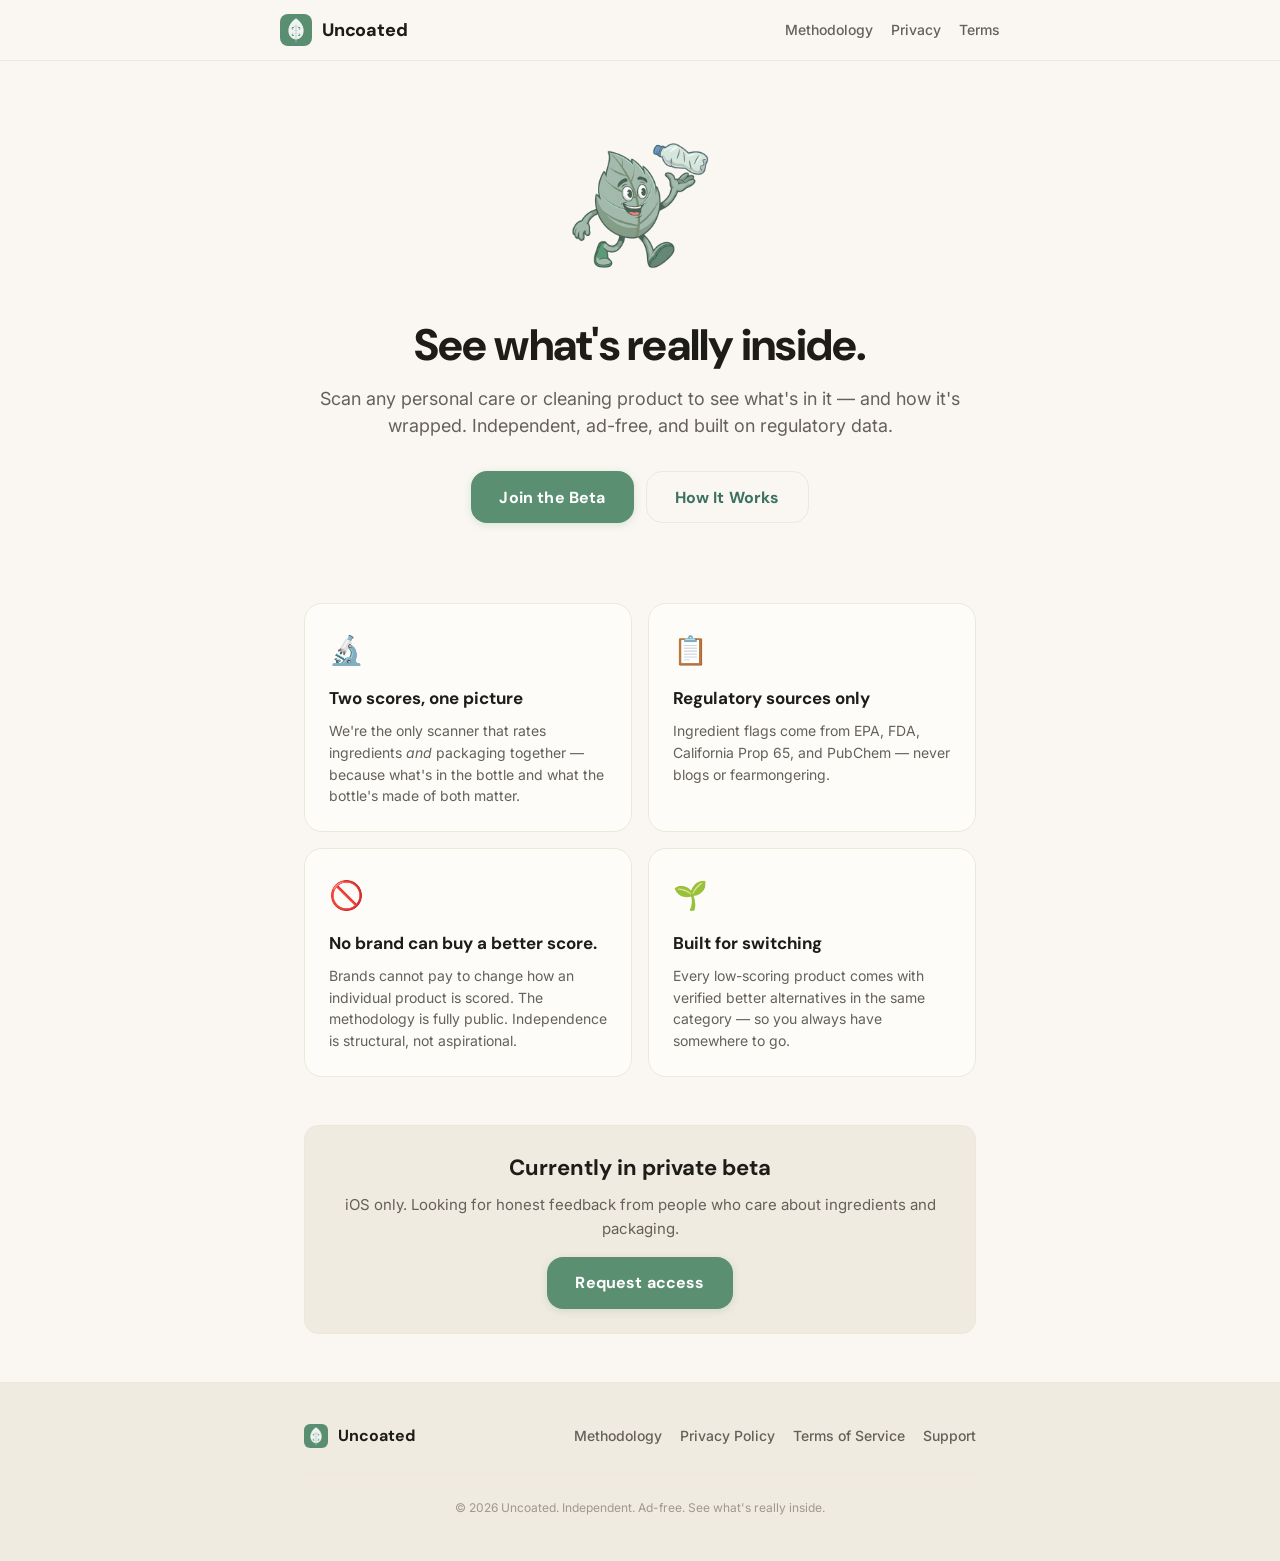
<file: index.html>
<!DOCTYPE html>
<html lang="en">
<head>
<meta charset="UTF-8">
<meta name="viewport" content="width=device-width, initial-scale=1.0">
<title>Uncoated — See what's really inside.</title>
<meta name="description" content="Scan personal care and cleaning products to see ingredient safety and packaging sustainability scores. Independent. Ad-free.">
<meta name="theme-color" content="#FAF7F2">
<link rel="icon" type="image/png" href="assets/favicon.png">
<link rel="preconnect" href="https://fonts.googleapis.com">
<link rel="preconnect" href="https://fonts.gstatic.com" crossorigin>
<link href="https://fonts.googleapis.com/css2?family=DM+Sans:wght@500;600;700;800&family=Inter:wght@400;500;600;700&display=swap" rel="stylesheet">
<link rel="stylesheet" href="styles.css">
<!-- Open Graph / social cards -->
<meta property="og:title" content="Uncoated — See what's really inside.">
<meta property="og:description" content="Scan products. See ingredient safety + packaging sustainability scores. Find better alternatives.">
<meta property="og:image" content="assets/icon.png">
<meta property="og:type" content="website">
</head>
<body>

<header class="site-header">
  <div class="container header-inner">
    <a href="index.html" class="brand">
      <img src="assets/icon.png" alt="" class="brand-icon">
      <span>Uncoated</span>
    </a>
    <nav class="nav">
      <a href="methodology.html">Methodology</a>
      <a href="privacy.html">Privacy</a>
      <a href="terms.html">Terms</a>
    </nav>
  </div>
</header>

<main class="container">

  <section class="hero">
    <img src="assets/leaf-mascot.jpeg" alt="Uncoated leaf mascot" class="mascot">
    <h1>See what's really inside.</h1>
    <p class="tagline">
      Scan any personal care or cleaning product to see what's in it — and how it's wrapped.
      Independent, ad-free, and built on regulatory data.
    </p>
    <div class="btn-row">
      <a href="#beta" class="btn btn-primary">Join the Beta</a>
      <a href="methodology.html" class="btn btn-ghost">How It Works</a>
    </div>
  </section>

  <section class="features">
    <div class="feature-card">
      <span class="feature-icon">🔬</span>
      <h3>Two scores, one picture</h3>
      <p>We're the only scanner that rates ingredients <em>and</em> packaging together — because what's in the bottle and what the bottle's made of both matter.</p>
    </div>
    <div class="feature-card">
      <span class="feature-icon">📋</span>
      <h3>Regulatory sources only</h3>
      <p>Ingredient flags come from EPA, FDA, California Prop 65, and PubChem — never blogs or fearmongering.</p>
    </div>
    <div class="feature-card">
      <span class="feature-icon">🚫</span>
      <h3>No brand can buy a better score.</h3>
      <p>Brands cannot pay to change how an individual product is scored. The methodology is fully public. Independence is structural, not aspirational.</p>
    </div>
    <div class="feature-card">
      <span class="feature-icon">🌱</span>
      <h3>Built for switching</h3>
      <p>Every low-scoring product comes with verified better alternatives in the same category — so you always have somewhere to go.</p>
    </div>
  </section>

  <section id="beta" class="callout callout-warm" style="margin: 32px 0; padding: 24px; text-align: center;">
    <h2 style="font-family: 'DM Sans', sans-serif; font-weight: 700; font-size: 22px; margin: 0 0 8px; color: var(--ink);">Currently in private beta</h2>
    <p style="font-size: 15px; color: var(--ink-muted); margin: 0 0 16px;">
      iOS only. Looking for honest feedback from people who care about ingredients and packaging.
    </p>
    <a href="mailto:hello@uncoated.app?subject=Beta%20interest" class="btn btn-primary" style="display: inline-flex;">Request access</a>
  </section>

</main>

<footer class="site-footer">
  <div class="container footer-inner">
    <div class="footer-brand">
      <img src="assets/icon.png" alt="">
      <span>Uncoated</span>
    </div>
    <nav class="footer-links">
      <a href="methodology.html">Methodology</a>
      <a href="privacy.html">Privacy Policy</a>
      <a href="terms.html">Terms of Service</a>
      <a href="mailto:support@uncoated.app">Support</a>
    </nav>
  </div>
  <div class="container">
    <p class="footer-meta">
      © 2026 Uncoated. Independent. Ad-free. See what's really inside.
    </p>
  </div>
</footer>

</body>
</html>
</file>
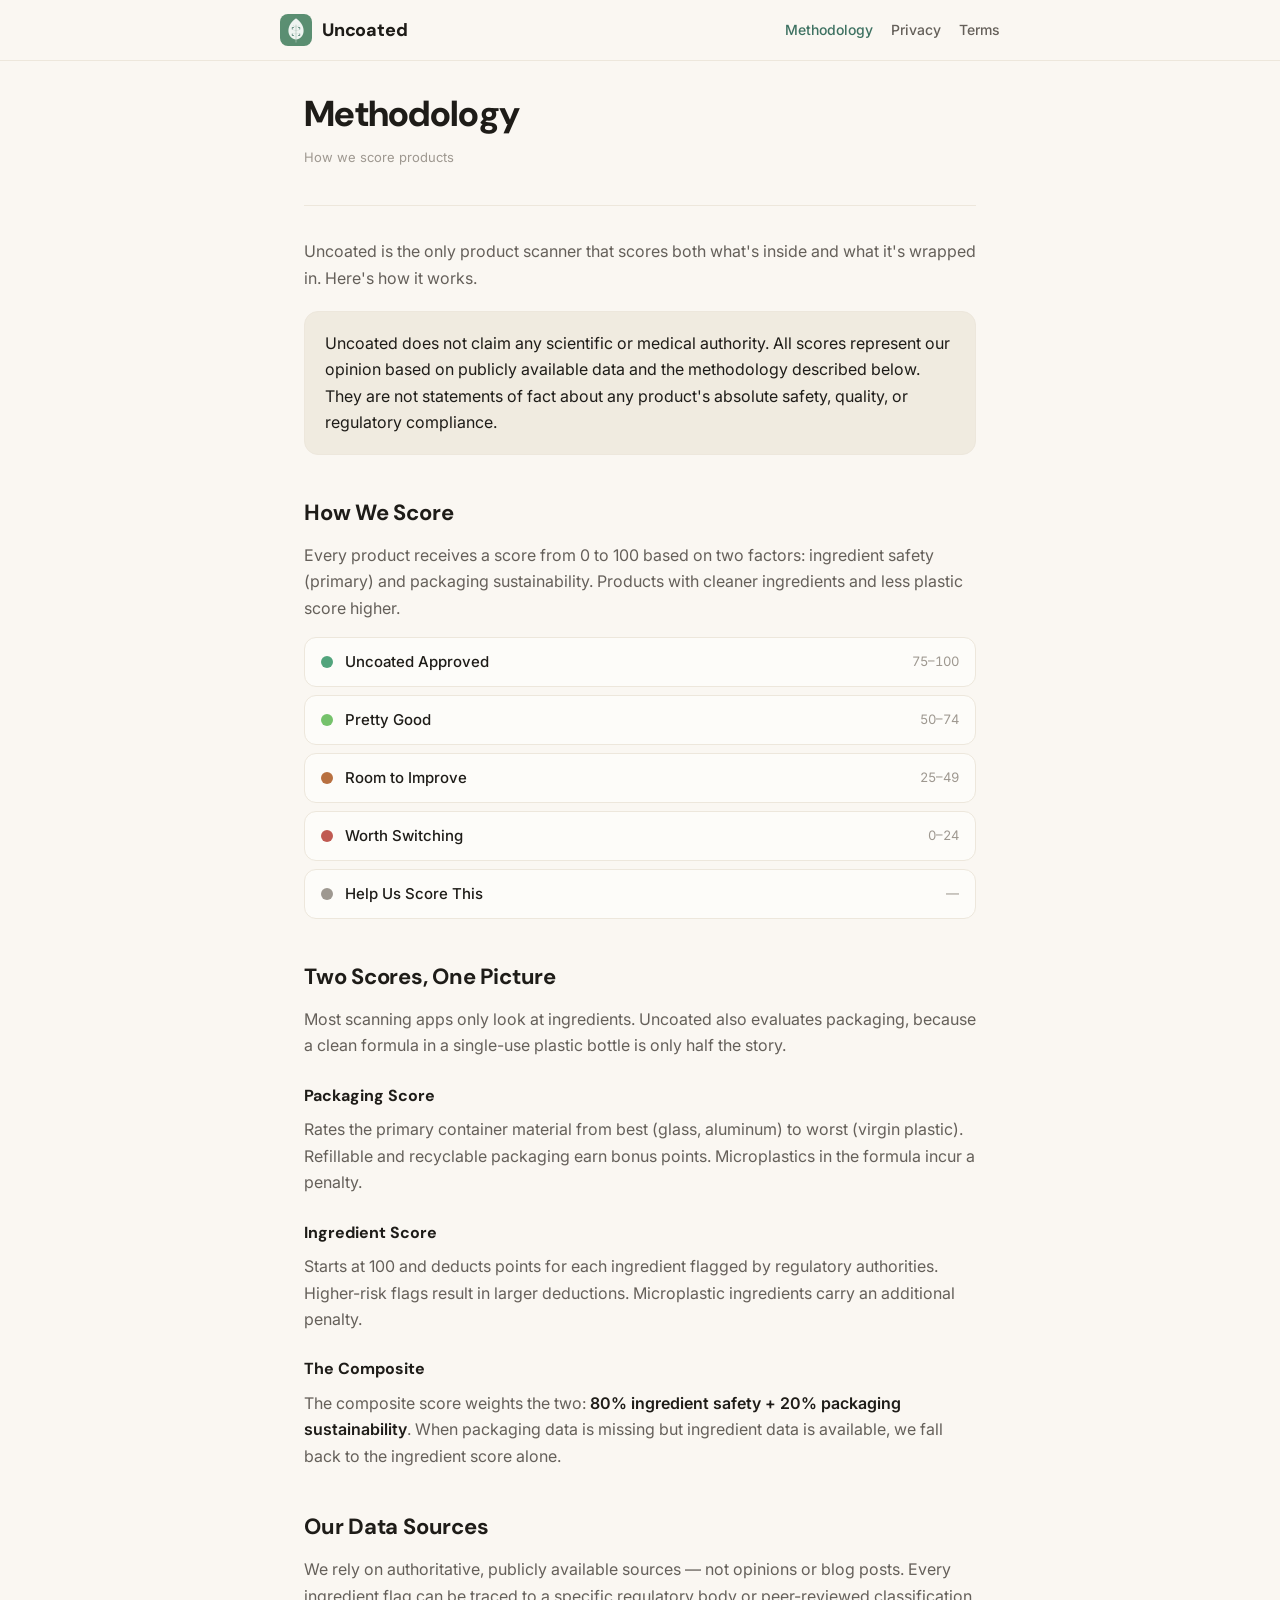
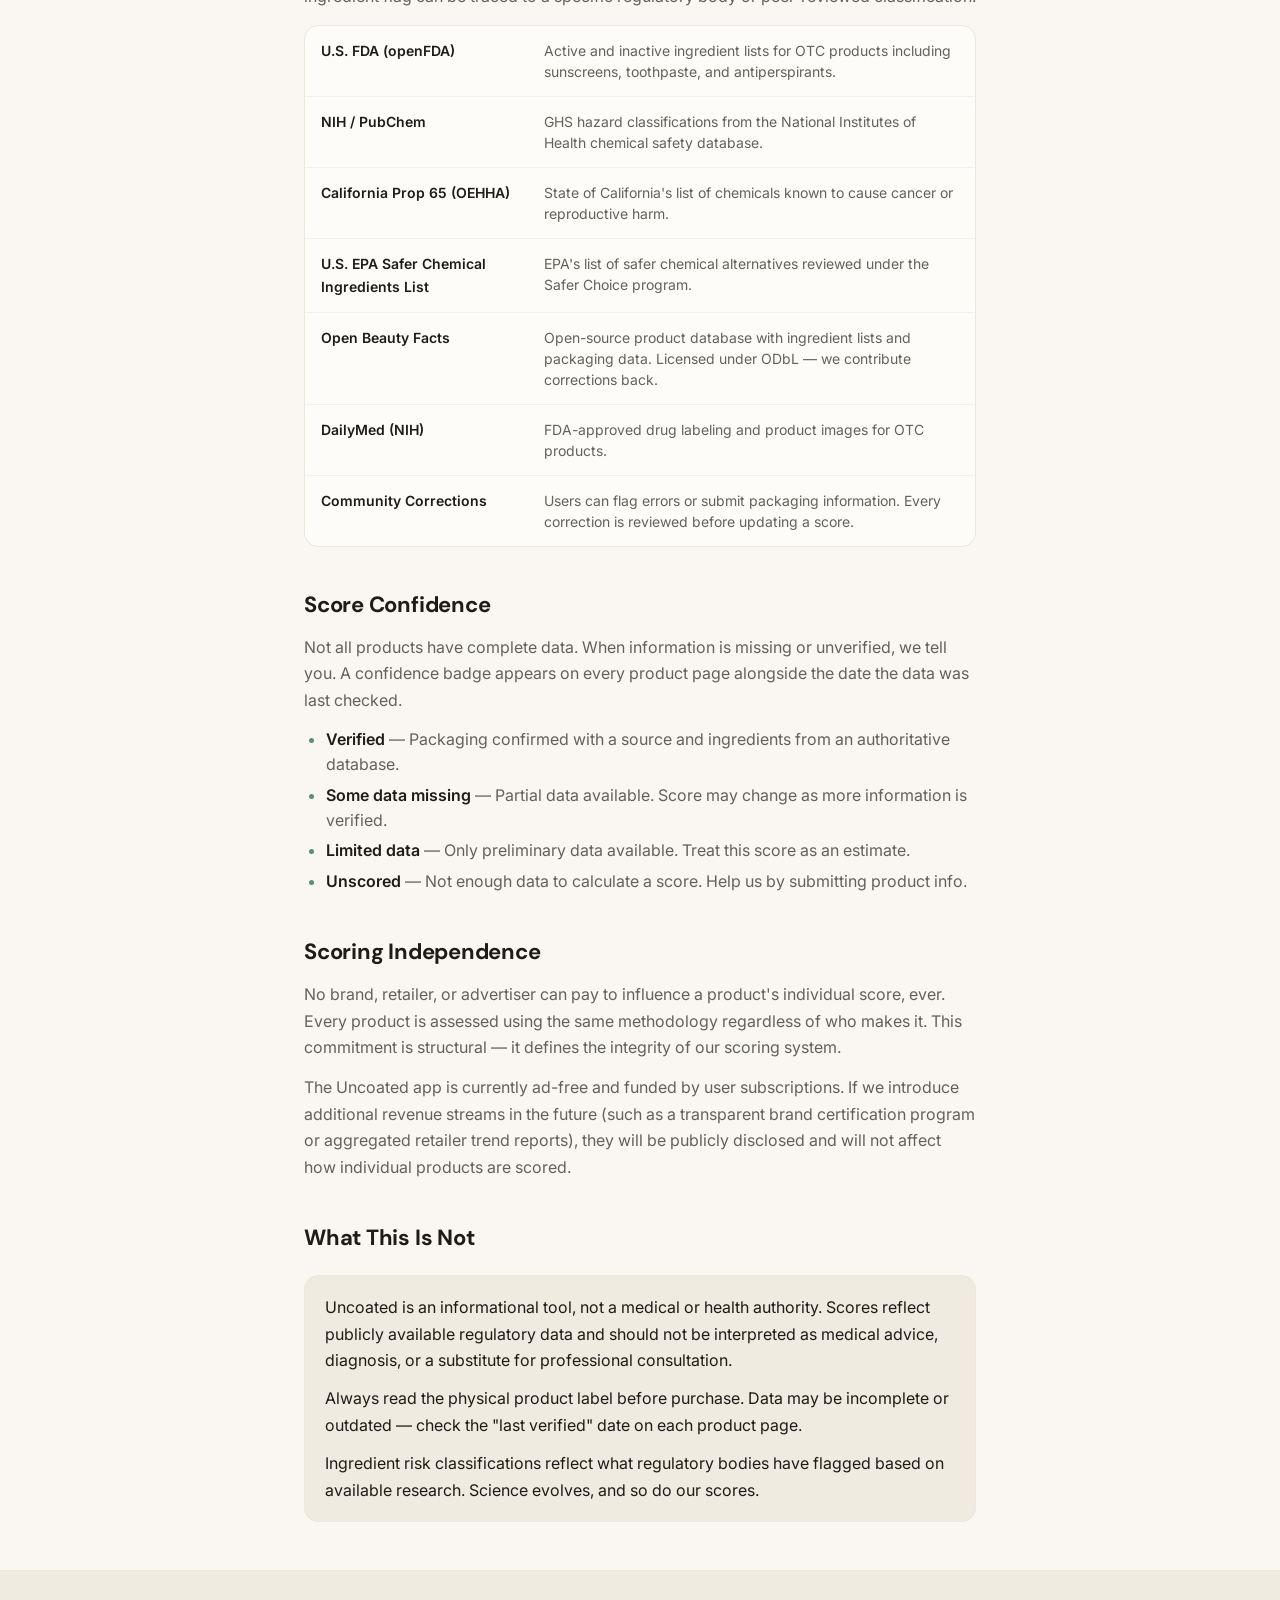
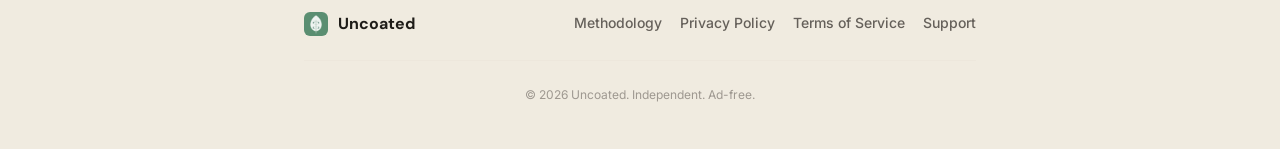
<file: methodology.html>
<!DOCTYPE html>
<html lang="en">
<head>
<meta charset="UTF-8">
<meta name="viewport" content="width=device-width, initial-scale=1.0">
<title>Methodology — Uncoated</title>
<meta name="description" content="How Uncoated scores products. The full formula, data sources, and confidence levels — fully public.">
<meta name="theme-color" content="#FAF7F2">
<link rel="icon" type="image/png" href="assets/favicon.png">
<link rel="preconnect" href="https://fonts.googleapis.com">
<link rel="preconnect" href="https://fonts.gstatic.com" crossorigin>
<link href="https://fonts.googleapis.com/css2?family=DM+Sans:wght@500;600;700;800&family=Inter:wght@400;500;600;700&display=swap" rel="stylesheet">
<link rel="stylesheet" href="styles.css">
</head>
<body>

<header class="site-header">
  <div class="container header-inner">
    <a href="index.html" class="brand">
      <img src="assets/icon.png" alt="" class="brand-icon">
      <span>Uncoated</span>
    </a>
    <nav class="nav">
      <a href="methodology.html" style="color: var(--sage-deep);">Methodology</a>
      <a href="privacy.html">Privacy</a>
      <a href="terms.html">Terms</a>
    </nav>
  </div>
</header>

<main class="container">

  <header class="doc-header">
    <h1>Methodology</h1>
    <p class="updated">How we score products</p>
  </header>

  <article class="doc-content">

    <p>Uncoated is the only product scanner that scores both what's inside and what it's wrapped in. Here's how it works.</p>

    <div class="callout callout-warm">
      <p>Uncoated does not claim any scientific or medical authority. All scores represent our opinion based on publicly available data and the methodology described below. They are not statements of fact about any product's absolute safety, quality, or regulatory compliance.</p>
    </div>

    <h2>How We Score</h2>
    <p>Every product receives a score from 0 to 100 based on two factors: ingredient safety (primary) and packaging sustainability. Products with cleaner ingredients and less plastic score higher.</p>

    <div class="grade-list">
      <div class="grade-row">
        <span class="grade-dot approved"></span>
        <span class="grade-label">Uncoated Approved</span>
        <span class="grade-range">75–100</span>
      </div>
      <div class="grade-row">
        <span class="grade-dot good"></span>
        <span class="grade-label">Pretty Good</span>
        <span class="grade-range">50–74</span>
      </div>
      <div class="grade-row">
        <span class="grade-dot improve"></span>
        <span class="grade-label">Room to Improve</span>
        <span class="grade-range">25–49</span>
      </div>
      <div class="grade-row">
        <span class="grade-dot switch-it"></span>
        <span class="grade-label">Worth Switching</span>
        <span class="grade-range">0–24</span>
      </div>
      <div class="grade-row">
        <span class="grade-dot unscored"></span>
        <span class="grade-label">Help Us Score This</span>
        <span class="grade-range">—</span>
      </div>
    </div>

    <h2>Two Scores, One Picture</h2>
    <p>Most scanning apps only look at ingredients. Uncoated also evaluates packaging, because a clean formula in a single-use plastic bottle is only half the story.</p>

    <h3>Packaging Score</h3>
    <p>Rates the primary container material from best (glass, aluminum) to worst (virgin plastic). Refillable and recyclable packaging earn bonus points. Microplastics in the formula incur a penalty.</p>

    <h3>Ingredient Score</h3>
    <p>Starts at 100 and deducts points for each ingredient flagged by regulatory authorities. Higher-risk flags result in larger deductions. Microplastic ingredients carry an additional penalty.</p>

    <h3>The Composite</h3>
    <p>The composite score weights the two: <strong>80% ingredient safety + 20% packaging sustainability</strong>. When packaging data is missing but ingredient data is available, we fall back to the ingredient score alone.</p>

    <h2>Our Data Sources</h2>
    <p>We rely on authoritative, publicly available sources — not opinions or blog posts. Every ingredient flag can be traced to a specific regulatory body or peer-reviewed classification.</p>

    <div class="data-table">
      <div class="row"><div class="row-label">U.S. FDA (openFDA)</div><div class="row-value">Active and inactive ingredient lists for OTC products including sunscreens, toothpaste, and antiperspirants.</div></div>
      <div class="row"><div class="row-label">NIH / PubChem</div><div class="row-value">GHS hazard classifications from the National Institutes of Health chemical safety database.</div></div>
      <div class="row"><div class="row-label">California Prop 65 (OEHHA)</div><div class="row-value">State of California's list of chemicals known to cause cancer or reproductive harm.</div></div>
      <div class="row"><div class="row-label">U.S. EPA Safer Chemical Ingredients List</div><div class="row-value">EPA's list of safer chemical alternatives reviewed under the Safer Choice program.</div></div>
      <div class="row"><div class="row-label">Open Beauty Facts</div><div class="row-value">Open-source product database with ingredient lists and packaging data. Licensed under ODbL — we contribute corrections back.</div></div>
      <div class="row"><div class="row-label">DailyMed (NIH)</div><div class="row-value">FDA-approved drug labeling and product images for OTC products.</div></div>
      <div class="row"><div class="row-label">Community Corrections</div><div class="row-value">Users can flag errors or submit packaging information. Every correction is reviewed before updating a score.</div></div>
    </div>

    <h2>Score Confidence</h2>
    <p>Not all products have complete data. When information is missing or unverified, we tell you. A confidence badge appears on every product page alongside the date the data was last checked.</p>
    <ul>
      <li><strong>Verified</strong> — Packaging confirmed with a source and ingredients from an authoritative database.</li>
      <li><strong>Some data missing</strong> — Partial data available. Score may change as more information is verified.</li>
      <li><strong>Limited data</strong> — Only preliminary data available. Treat this score as an estimate.</li>
      <li><strong>Unscored</strong> — Not enough data to calculate a score. Help us by submitting product info.</li>
    </ul>

    <h2>Scoring Independence</h2>
    <p>No brand, retailer, or advertiser can pay to influence a product's individual score, ever. Every product is assessed using the same methodology regardless of who makes it. This commitment is structural — it defines the integrity of our scoring system.</p>
    <p>The Uncoated app is currently ad-free and funded by user subscriptions. If we introduce additional revenue streams in the future (such as a transparent brand certification program or aggregated retailer trend reports), they will be publicly disclosed and will not affect how individual products are scored.</p>

    <h2>What This Is Not</h2>
    <div class="callout callout-warm">
      <p>Uncoated is an informational tool, not a medical or health authority. Scores reflect publicly available regulatory data and should not be interpreted as medical advice, diagnosis, or a substitute for professional consultation.</p>
      <p style="margin-top: 12px;">Always read the physical product label before purchase. Data may be incomplete or outdated — check the "last verified" date on each product page.</p>
      <p style="margin-top: 12px;">Ingredient risk classifications reflect what regulatory bodies have flagged based on available research. Science evolves, and so do our scores.</p>
    </div>

  </article>

</main>

<footer class="site-footer">
  <div class="container footer-inner">
    <div class="footer-brand">
      <img src="assets/icon.png" alt="">
      <span>Uncoated</span>
    </div>
    <nav class="footer-links">
      <a href="methodology.html">Methodology</a>
      <a href="privacy.html">Privacy Policy</a>
      <a href="terms.html">Terms of Service</a>
      <a href="mailto:support@uncoated.app">Support</a>
    </nav>
  </div>
  <div class="container">
    <p class="footer-meta">© 2026 Uncoated. Independent. Ad-free.</p>
  </div>
</footer>

</body>
</html>
</file>
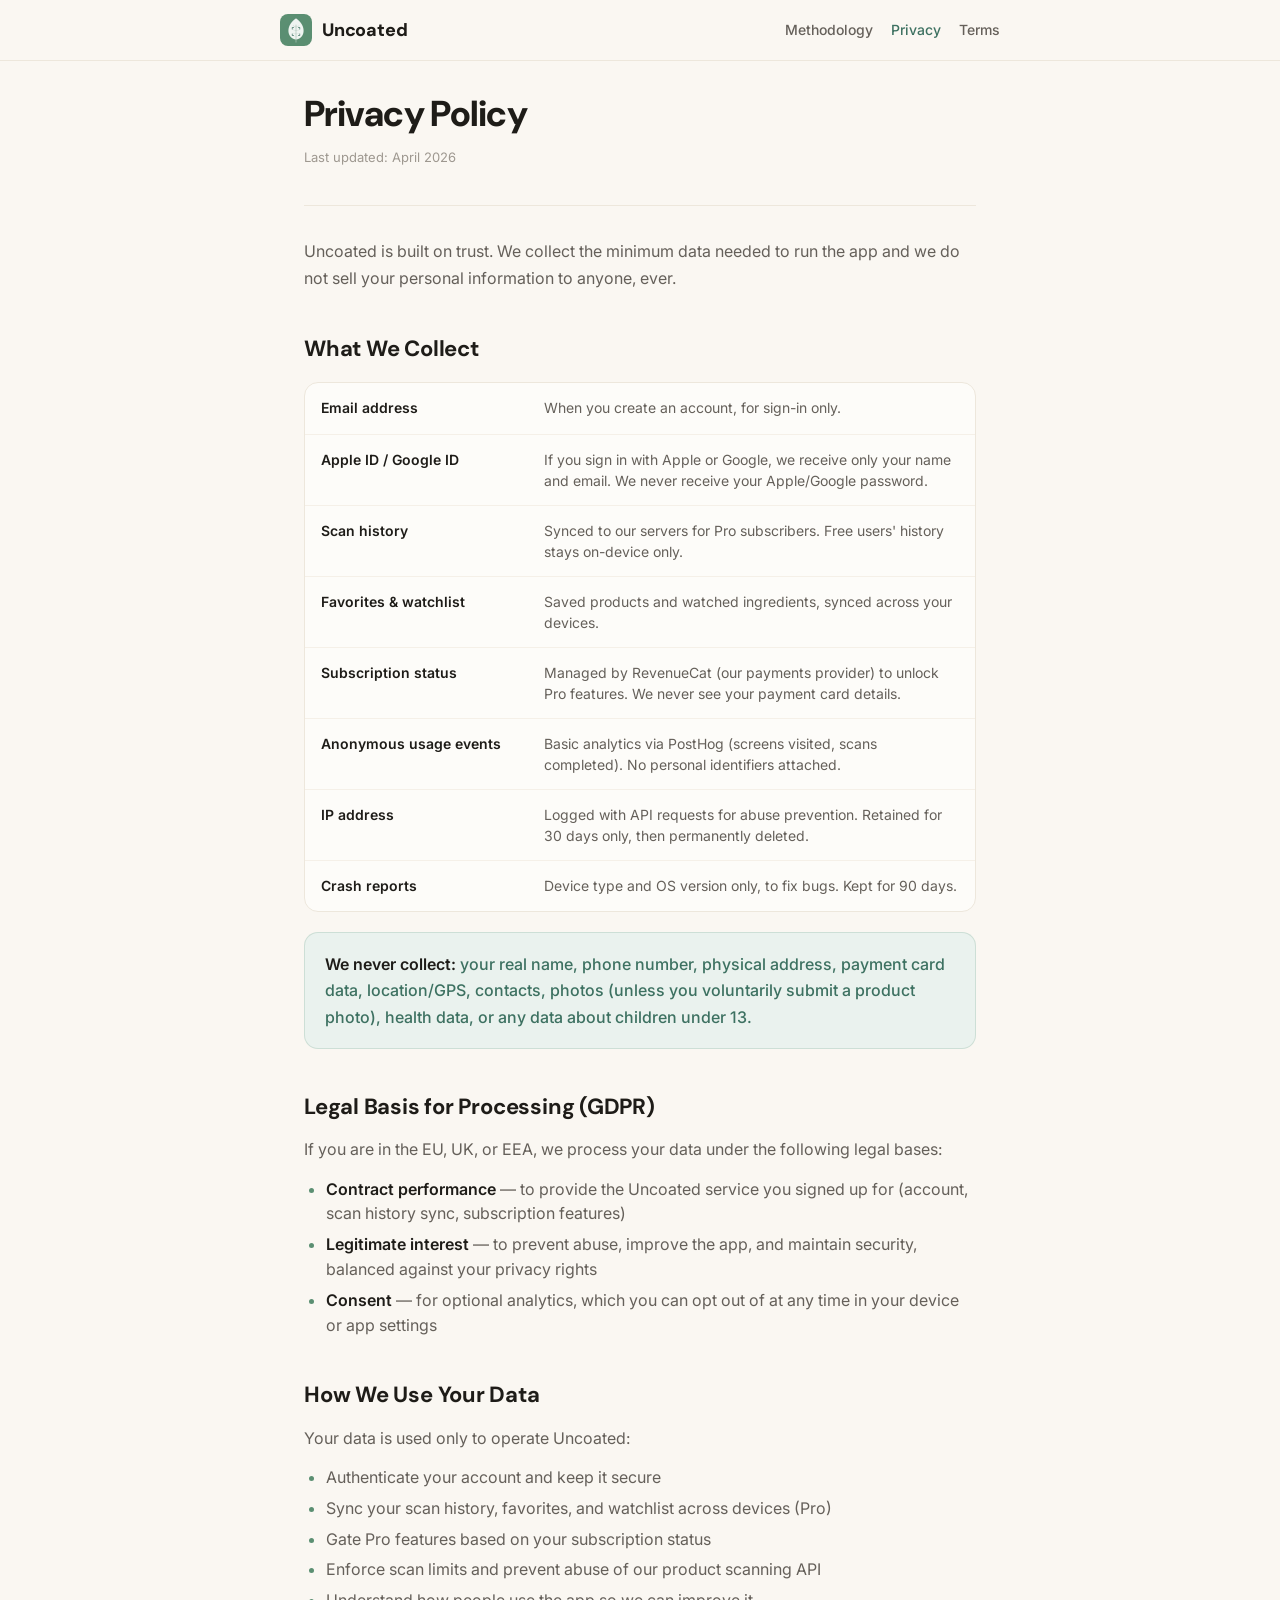
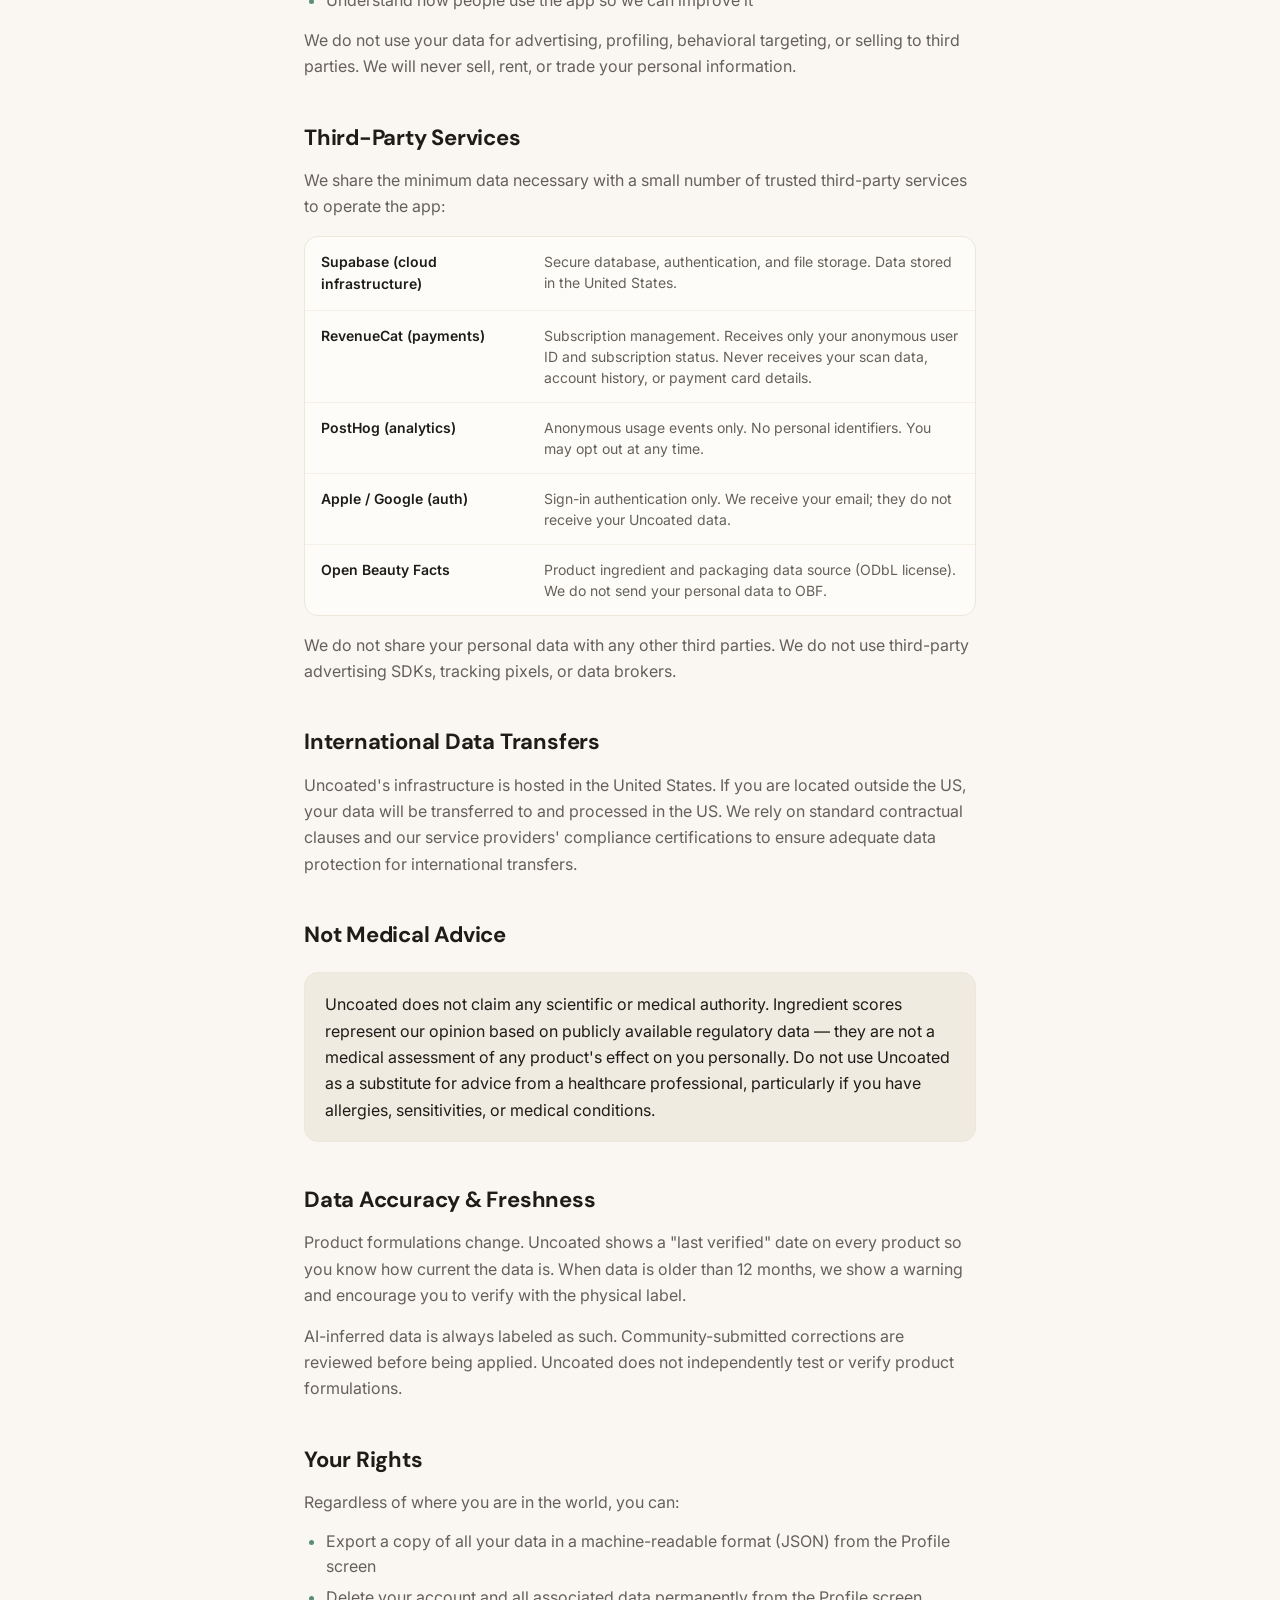
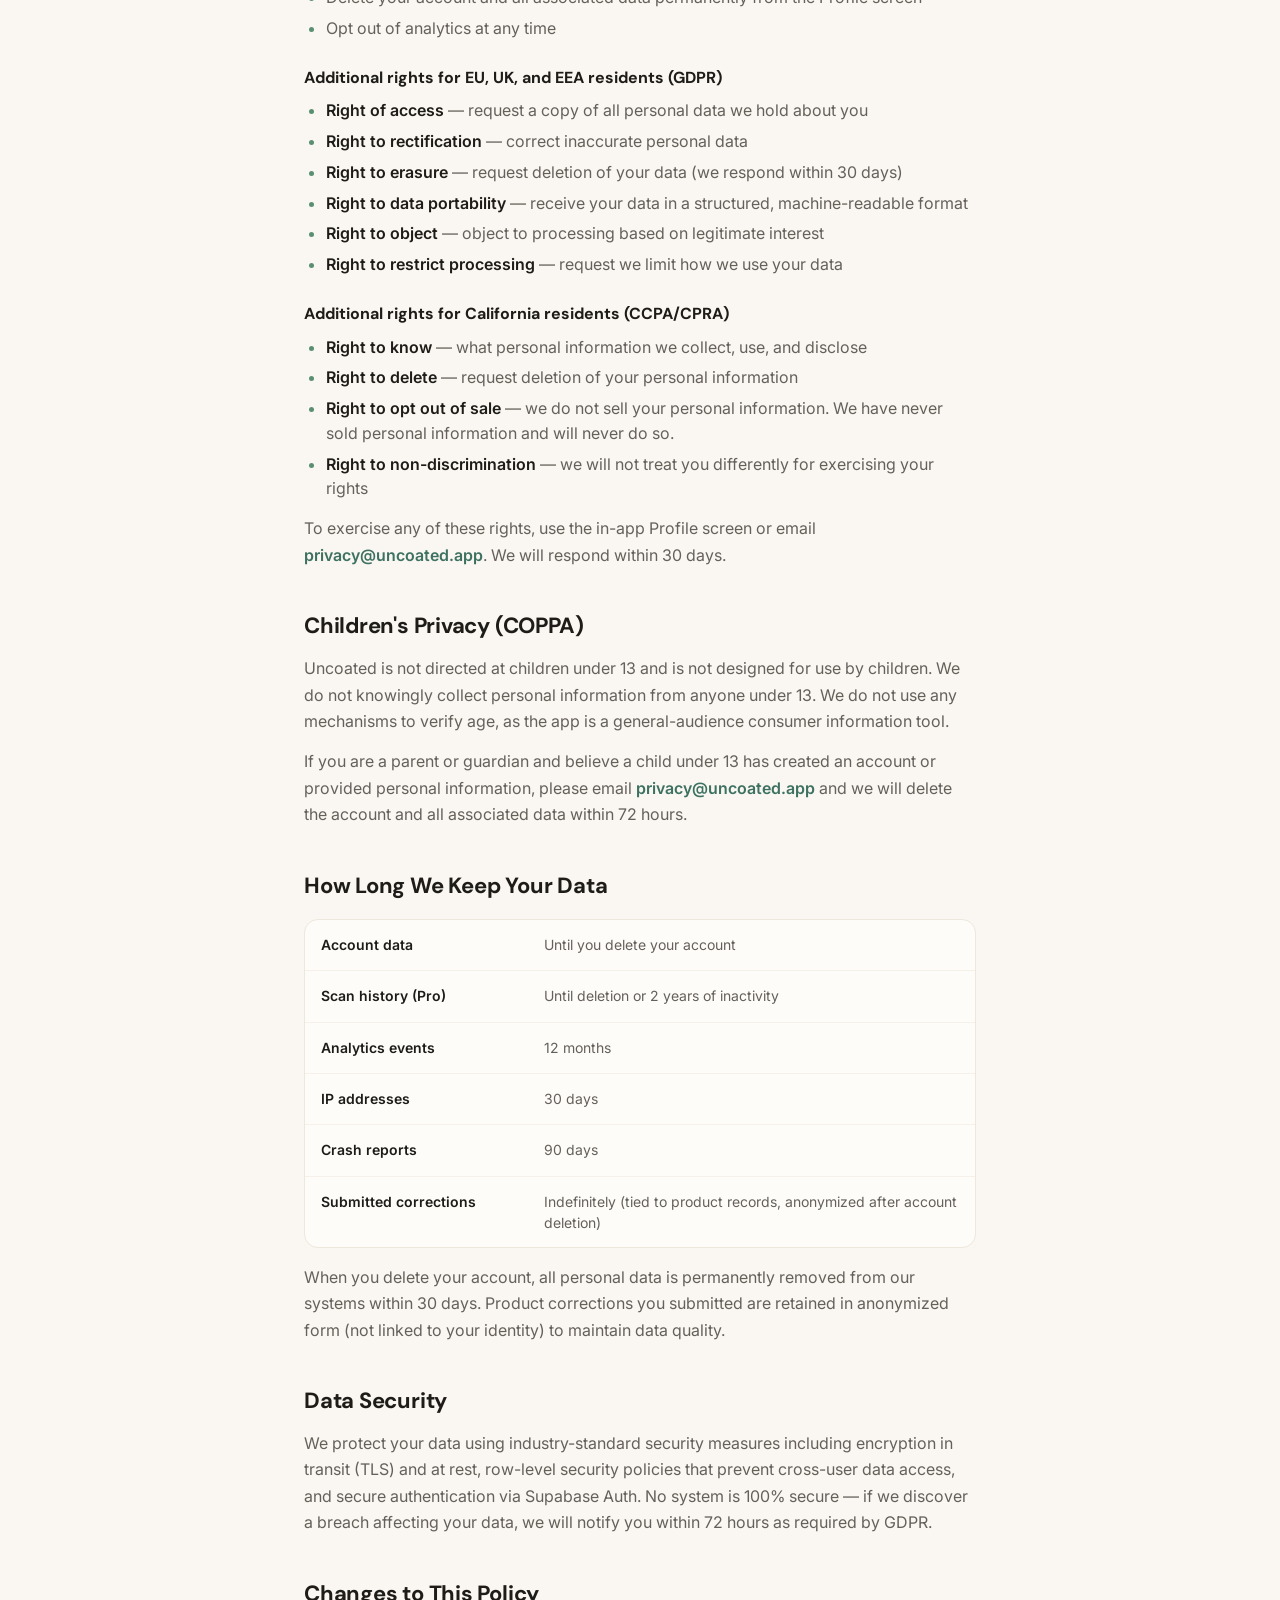
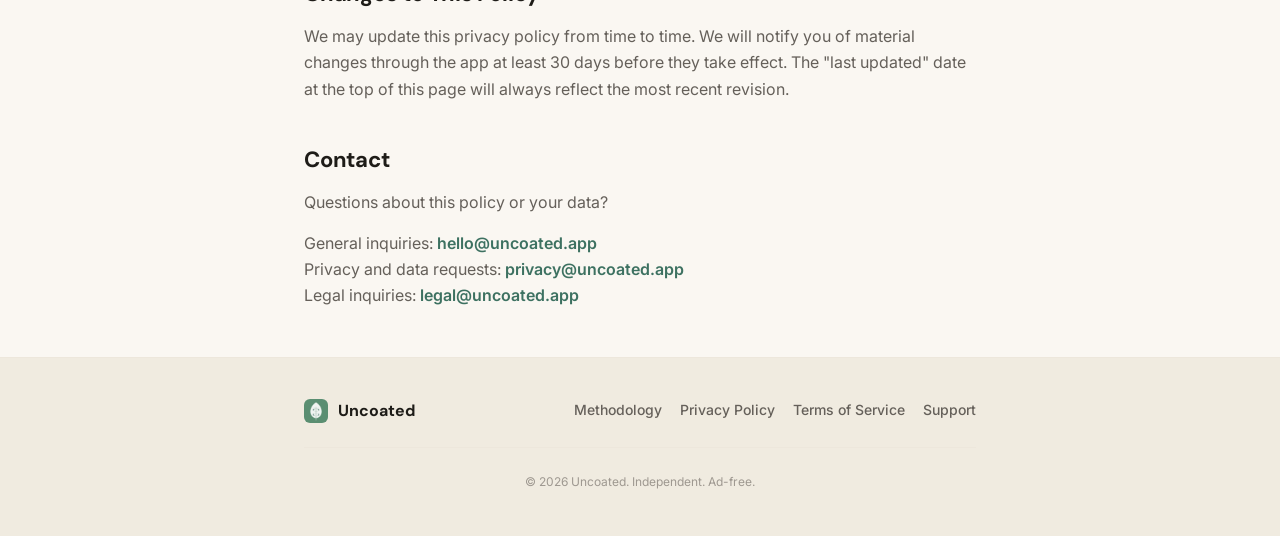
<file: privacy.html>
<!DOCTYPE html>
<html lang="en">
<head>
<meta charset="UTF-8">
<meta name="viewport" content="width=device-width, initial-scale=1.0">
<title>Privacy Policy — Uncoated</title>
<meta name="description" content="How Uncoated collects, uses, and protects your data. GDPR + CCPA compliant.">
<meta name="theme-color" content="#FAF7F2">
<link rel="icon" type="image/png" href="assets/favicon.png">
<link rel="preconnect" href="https://fonts.googleapis.com">
<link rel="preconnect" href="https://fonts.gstatic.com" crossorigin>
<link href="https://fonts.googleapis.com/css2?family=DM+Sans:wght@500;600;700;800&family=Inter:wght@400;500;600;700&display=swap" rel="stylesheet">
<link rel="stylesheet" href="styles.css">
</head>
<body>

<header class="site-header">
  <div class="container header-inner">
    <a href="index.html" class="brand">
      <img src="assets/icon.png" alt="" class="brand-icon">
      <span>Uncoated</span>
    </a>
    <nav class="nav">
      <a href="methodology.html">Methodology</a>
      <a href="privacy.html" style="color: var(--sage-deep);">Privacy</a>
      <a href="terms.html">Terms</a>
    </nav>
  </div>
</header>

<main class="container">

  <header class="doc-header">
    <h1>Privacy Policy</h1>
    <p class="updated">Last updated: April 2026</p>
  </header>

  <article class="doc-content">

    <p>Uncoated is built on trust. We collect the minimum data needed to run the app and we do not sell your personal information to anyone, ever.</p>

    <h2>What We Collect</h2>
    <div class="data-table">
      <div class="row"><div class="row-label">Email address</div><div class="row-value">When you create an account, for sign-in only.</div></div>
      <div class="row"><div class="row-label">Apple ID / Google ID</div><div class="row-value">If you sign in with Apple or Google, we receive only your name and email. We never receive your Apple/Google password.</div></div>
      <div class="row"><div class="row-label">Scan history</div><div class="row-value">Synced to our servers for Pro subscribers. Free users' history stays on-device only.</div></div>
      <div class="row"><div class="row-label">Favorites & watchlist</div><div class="row-value">Saved products and watched ingredients, synced across your devices.</div></div>
      <div class="row"><div class="row-label">Subscription status</div><div class="row-value">Managed by RevenueCat (our payments provider) to unlock Pro features. We never see your payment card details.</div></div>
      <div class="row"><div class="row-label">Anonymous usage events</div><div class="row-value">Basic analytics via PostHog (screens visited, scans completed). No personal identifiers attached.</div></div>
      <div class="row"><div class="row-label">IP address</div><div class="row-value">Logged with API requests for abuse prevention. Retained for 30 days only, then permanently deleted.</div></div>
      <div class="row"><div class="row-label">Crash reports</div><div class="row-value">Device type and OS version only, to fix bugs. Kept for 90 days.</div></div>
    </div>

    <div class="callout">
      <p><strong>We never collect:</strong> your real name, phone number, physical address, payment card data, location/GPS, contacts, photos (unless you voluntarily submit a product photo), health data, or any data about children under 13.</p>
    </div>

    <h2>Legal Basis for Processing (GDPR)</h2>
    <p>If you are in the EU, UK, or EEA, we process your data under the following legal bases:</p>
    <ul>
      <li><strong>Contract performance</strong> — to provide the Uncoated service you signed up for (account, scan history sync, subscription features)</li>
      <li><strong>Legitimate interest</strong> — to prevent abuse, improve the app, and maintain security, balanced against your privacy rights</li>
      <li><strong>Consent</strong> — for optional analytics, which you can opt out of at any time in your device or app settings</li>
    </ul>

    <h2>How We Use Your Data</h2>
    <p>Your data is used only to operate Uncoated:</p>
    <ul>
      <li>Authenticate your account and keep it secure</li>
      <li>Sync your scan history, favorites, and watchlist across devices (Pro)</li>
      <li>Gate Pro features based on your subscription status</li>
      <li>Enforce scan limits and prevent abuse of our product scanning API</li>
      <li>Understand how people use the app so we can improve it</li>
    </ul>
    <p>We do not use your data for advertising, profiling, behavioral targeting, or selling to third parties. We will never sell, rent, or trade your personal information.</p>

    <h2>Third-Party Services</h2>
    <p>We share the minimum data necessary with a small number of trusted third-party services to operate the app:</p>
    <div class="data-table">
      <div class="row"><div class="row-label">Supabase (cloud infrastructure)</div><div class="row-value">Secure database, authentication, and file storage. Data stored in the United States.</div></div>
      <div class="row"><div class="row-label">RevenueCat (payments)</div><div class="row-value">Subscription management. Receives only your anonymous user ID and subscription status. Never receives your scan data, account history, or payment card details.</div></div>
      <div class="row"><div class="row-label">PostHog (analytics)</div><div class="row-value">Anonymous usage events only. No personal identifiers. You may opt out at any time.</div></div>
      <div class="row"><div class="row-label">Apple / Google (auth)</div><div class="row-value">Sign-in authentication only. We receive your email; they do not receive your Uncoated data.</div></div>
      <div class="row"><div class="row-label">Open Beauty Facts</div><div class="row-value">Product ingredient and packaging data source (ODbL license). We do not send your personal data to OBF.</div></div>
    </div>
    <p>We do not share your personal data with any other third parties. We do not use third-party advertising SDKs, tracking pixels, or data brokers.</p>

    <h2>International Data Transfers</h2>
    <p>Uncoated's infrastructure is hosted in the United States. If you are located outside the US, your data will be transferred to and processed in the US. We rely on standard contractual clauses and our service providers' compliance certifications to ensure adequate data protection for international transfers.</p>

    <h2>Not Medical Advice</h2>
    <div class="callout callout-warm">
      <p>Uncoated does not claim any scientific or medical authority. Ingredient scores represent our opinion based on publicly available regulatory data — they are not a medical assessment of any product's effect on you personally. Do not use Uncoated as a substitute for advice from a healthcare professional, particularly if you have allergies, sensitivities, or medical conditions.</p>
    </div>

    <h2>Data Accuracy & Freshness</h2>
    <p>Product formulations change. Uncoated shows a "last verified" date on every product so you know how current the data is. When data is older than 12 months, we show a warning and encourage you to verify with the physical label.</p>
    <p>AI-inferred data is always labeled as such. Community-submitted corrections are reviewed before being applied. Uncoated does not independently test or verify product formulations.</p>

    <h2>Your Rights</h2>
    <p>Regardless of where you are in the world, you can:</p>
    <ul>
      <li>Export a copy of all your data in a machine-readable format (JSON) from the Profile screen</li>
      <li>Delete your account and all associated data permanently from the Profile screen</li>
      <li>Opt out of analytics at any time</li>
    </ul>

    <h3>Additional rights for EU, UK, and EEA residents (GDPR)</h3>
    <ul>
      <li><strong>Right of access</strong> — request a copy of all personal data we hold about you</li>
      <li><strong>Right to rectification</strong> — correct inaccurate personal data</li>
      <li><strong>Right to erasure</strong> — request deletion of your data (we respond within 30 days)</li>
      <li><strong>Right to data portability</strong> — receive your data in a structured, machine-readable format</li>
      <li><strong>Right to object</strong> — object to processing based on legitimate interest</li>
      <li><strong>Right to restrict processing</strong> — request we limit how we use your data</li>
    </ul>

    <h3>Additional rights for California residents (CCPA/CPRA)</h3>
    <ul>
      <li><strong>Right to know</strong> — what personal information we collect, use, and disclose</li>
      <li><strong>Right to delete</strong> — request deletion of your personal information</li>
      <li><strong>Right to opt out of sale</strong> — we do not sell your personal information. We have never sold personal information and will never do so.</li>
      <li><strong>Right to non-discrimination</strong> — we will not treat you differently for exercising your rights</li>
    </ul>

    <p>To exercise any of these rights, use the in-app Profile screen or email <a href="mailto:privacy@uncoated.app">privacy@uncoated.app</a>. We will respond within 30 days.</p>

    <h2>Children's Privacy (COPPA)</h2>
    <p>Uncoated is not directed at children under 13 and is not designed for use by children. We do not knowingly collect personal information from anyone under 13. We do not use any mechanisms to verify age, as the app is a general-audience consumer information tool.</p>
    <p>If you are a parent or guardian and believe a child under 13 has created an account or provided personal information, please email <a href="mailto:privacy@uncoated.app">privacy@uncoated.app</a> and we will delete the account and all associated data within 72 hours.</p>

    <h2>How Long We Keep Your Data</h2>
    <div class="data-table">
      <div class="row"><div class="row-label">Account data</div><div class="row-value">Until you delete your account</div></div>
      <div class="row"><div class="row-label">Scan history (Pro)</div><div class="row-value">Until deletion or 2 years of inactivity</div></div>
      <div class="row"><div class="row-label">Analytics events</div><div class="row-value">12 months</div></div>
      <div class="row"><div class="row-label">IP addresses</div><div class="row-value">30 days</div></div>
      <div class="row"><div class="row-label">Crash reports</div><div class="row-value">90 days</div></div>
      <div class="row"><div class="row-label">Submitted corrections</div><div class="row-value">Indefinitely (tied to product records, anonymized after account deletion)</div></div>
    </div>
    <p>When you delete your account, all personal data is permanently removed from our systems within 30 days. Product corrections you submitted are retained in anonymized form (not linked to your identity) to maintain data quality.</p>

    <h2>Data Security</h2>
    <p>We protect your data using industry-standard security measures including encryption in transit (TLS) and at rest, row-level security policies that prevent cross-user data access, and secure authentication via Supabase Auth. No system is 100% secure — if we discover a breach affecting your data, we will notify you within 72 hours as required by GDPR.</p>

    <h2>Changes to This Policy</h2>
    <p>We may update this privacy policy from time to time. We will notify you of material changes through the app at least 30 days before they take effect. The "last updated" date at the top of this page will always reflect the most recent revision.</p>

    <h2>Contact</h2>
    <p>Questions about this policy or your data?</p>
    <p>General inquiries: <a href="mailto:hello@uncoated.app">hello@uncoated.app</a><br>
    Privacy and data requests: <a href="mailto:privacy@uncoated.app">privacy@uncoated.app</a><br>
    Legal inquiries: <a href="mailto:legal@uncoated.app">legal@uncoated.app</a></p>

  </article>

</main>

<footer class="site-footer">
  <div class="container footer-inner">
    <div class="footer-brand">
      <img src="assets/icon.png" alt="">
      <span>Uncoated</span>
    </div>
    <nav class="footer-links">
      <a href="methodology.html">Methodology</a>
      <a href="privacy.html">Privacy Policy</a>
      <a href="terms.html">Terms of Service</a>
      <a href="mailto:support@uncoated.app">Support</a>
    </nav>
  </div>
  <div class="container">
    <p class="footer-meta">© 2026 Uncoated. Independent. Ad-free.</p>
  </div>
</footer>

</body>
</html>
</file>
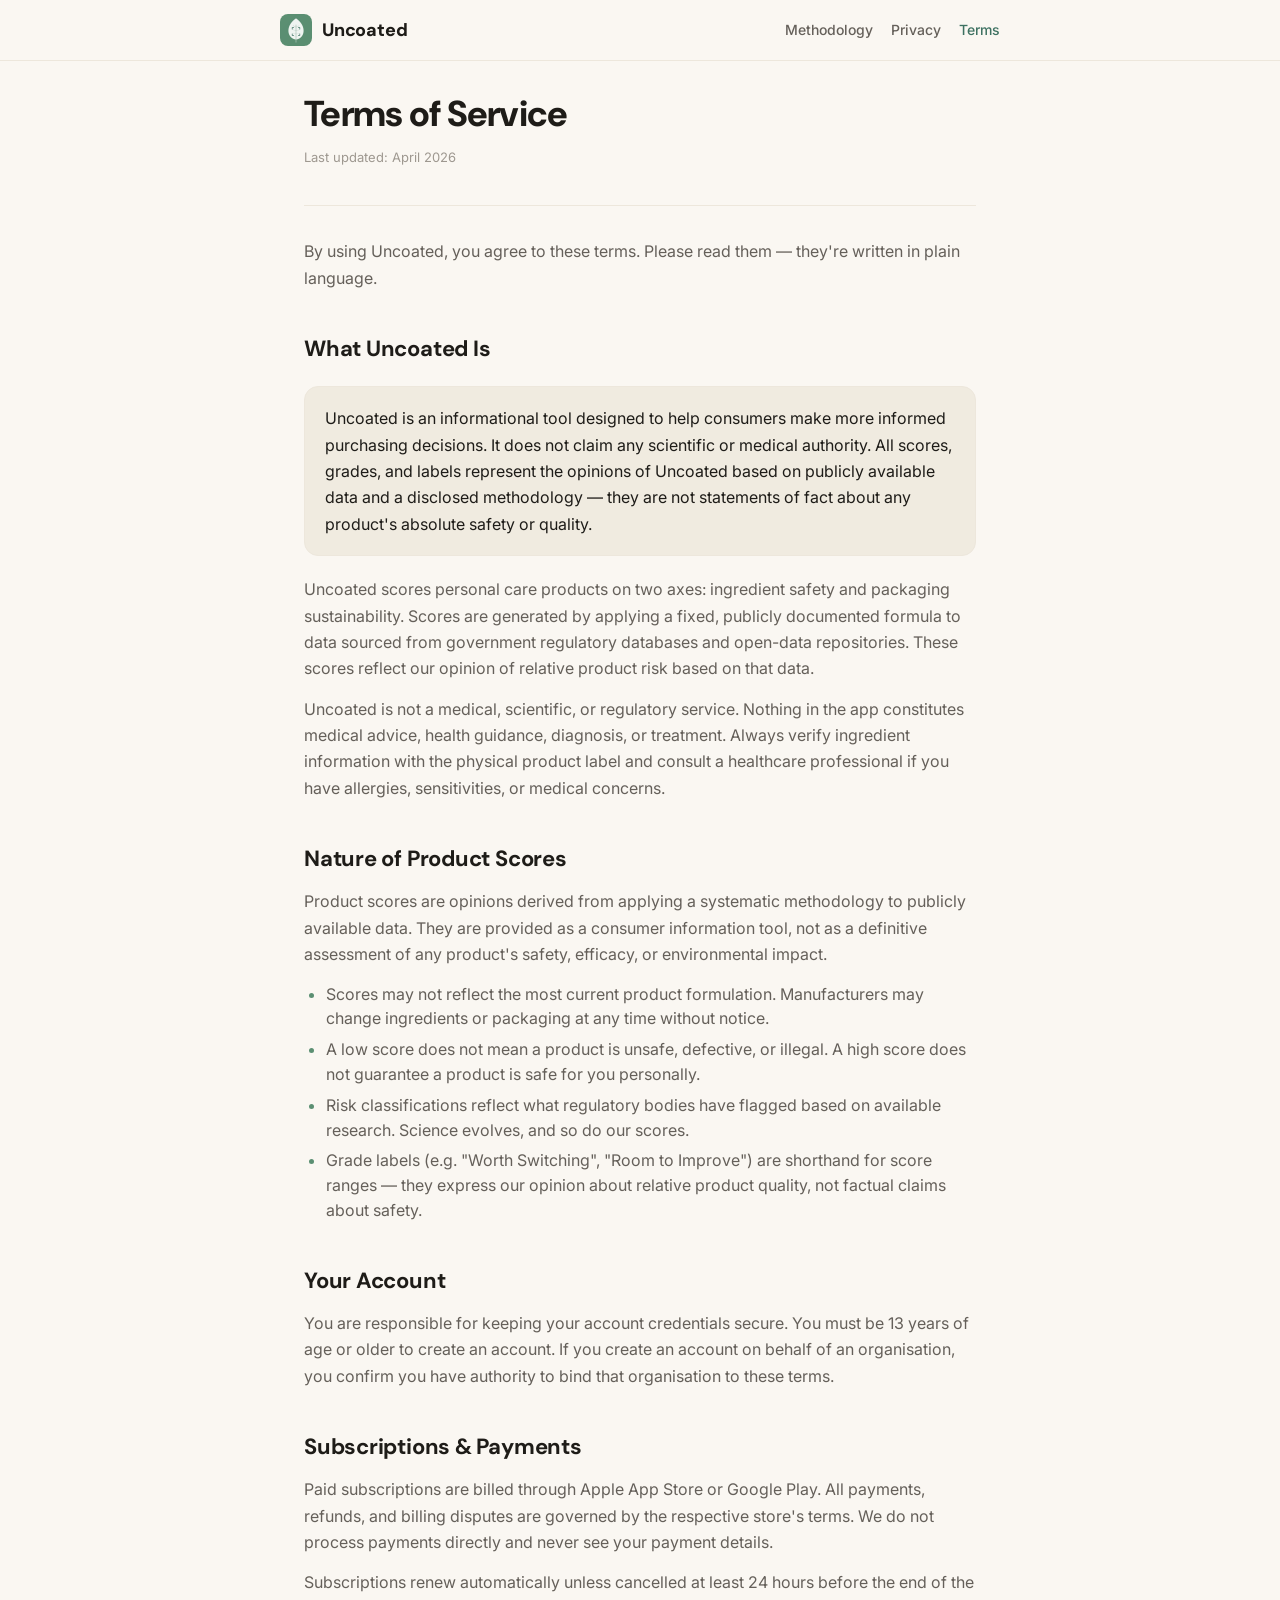
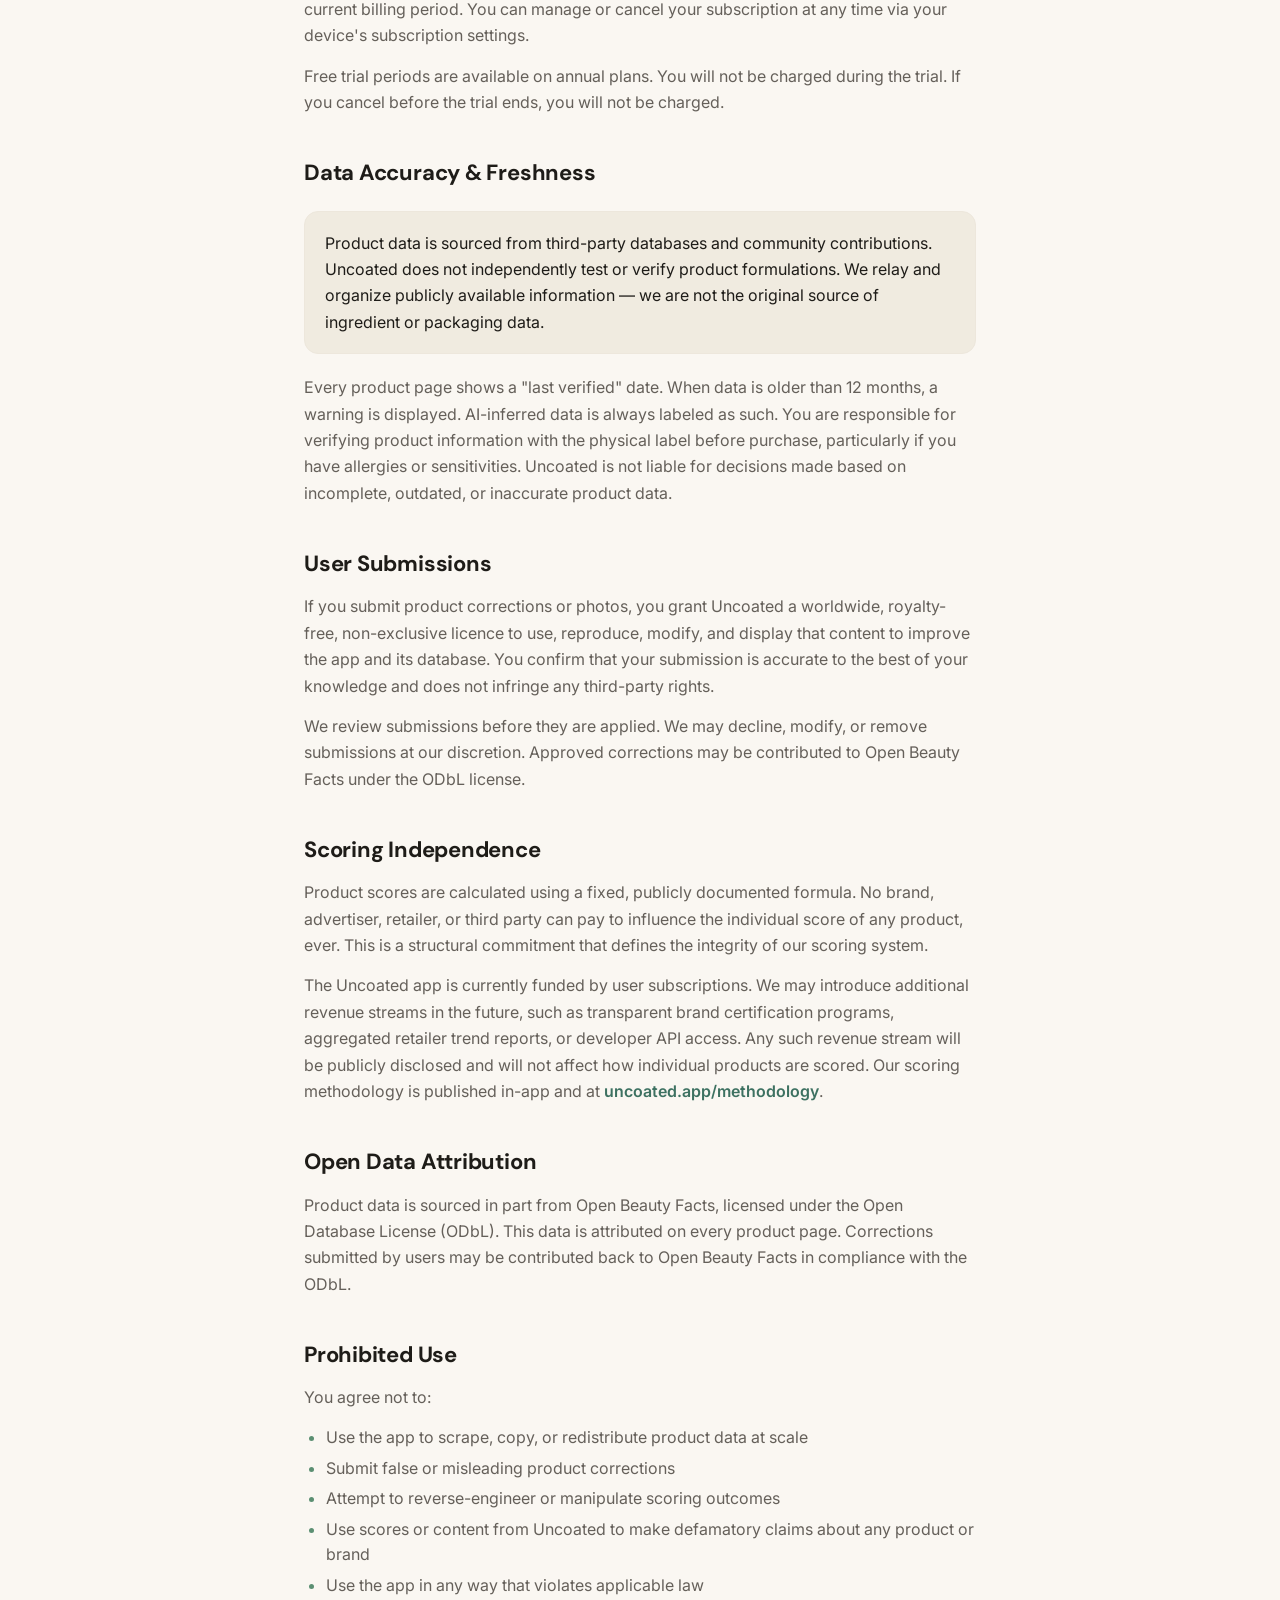
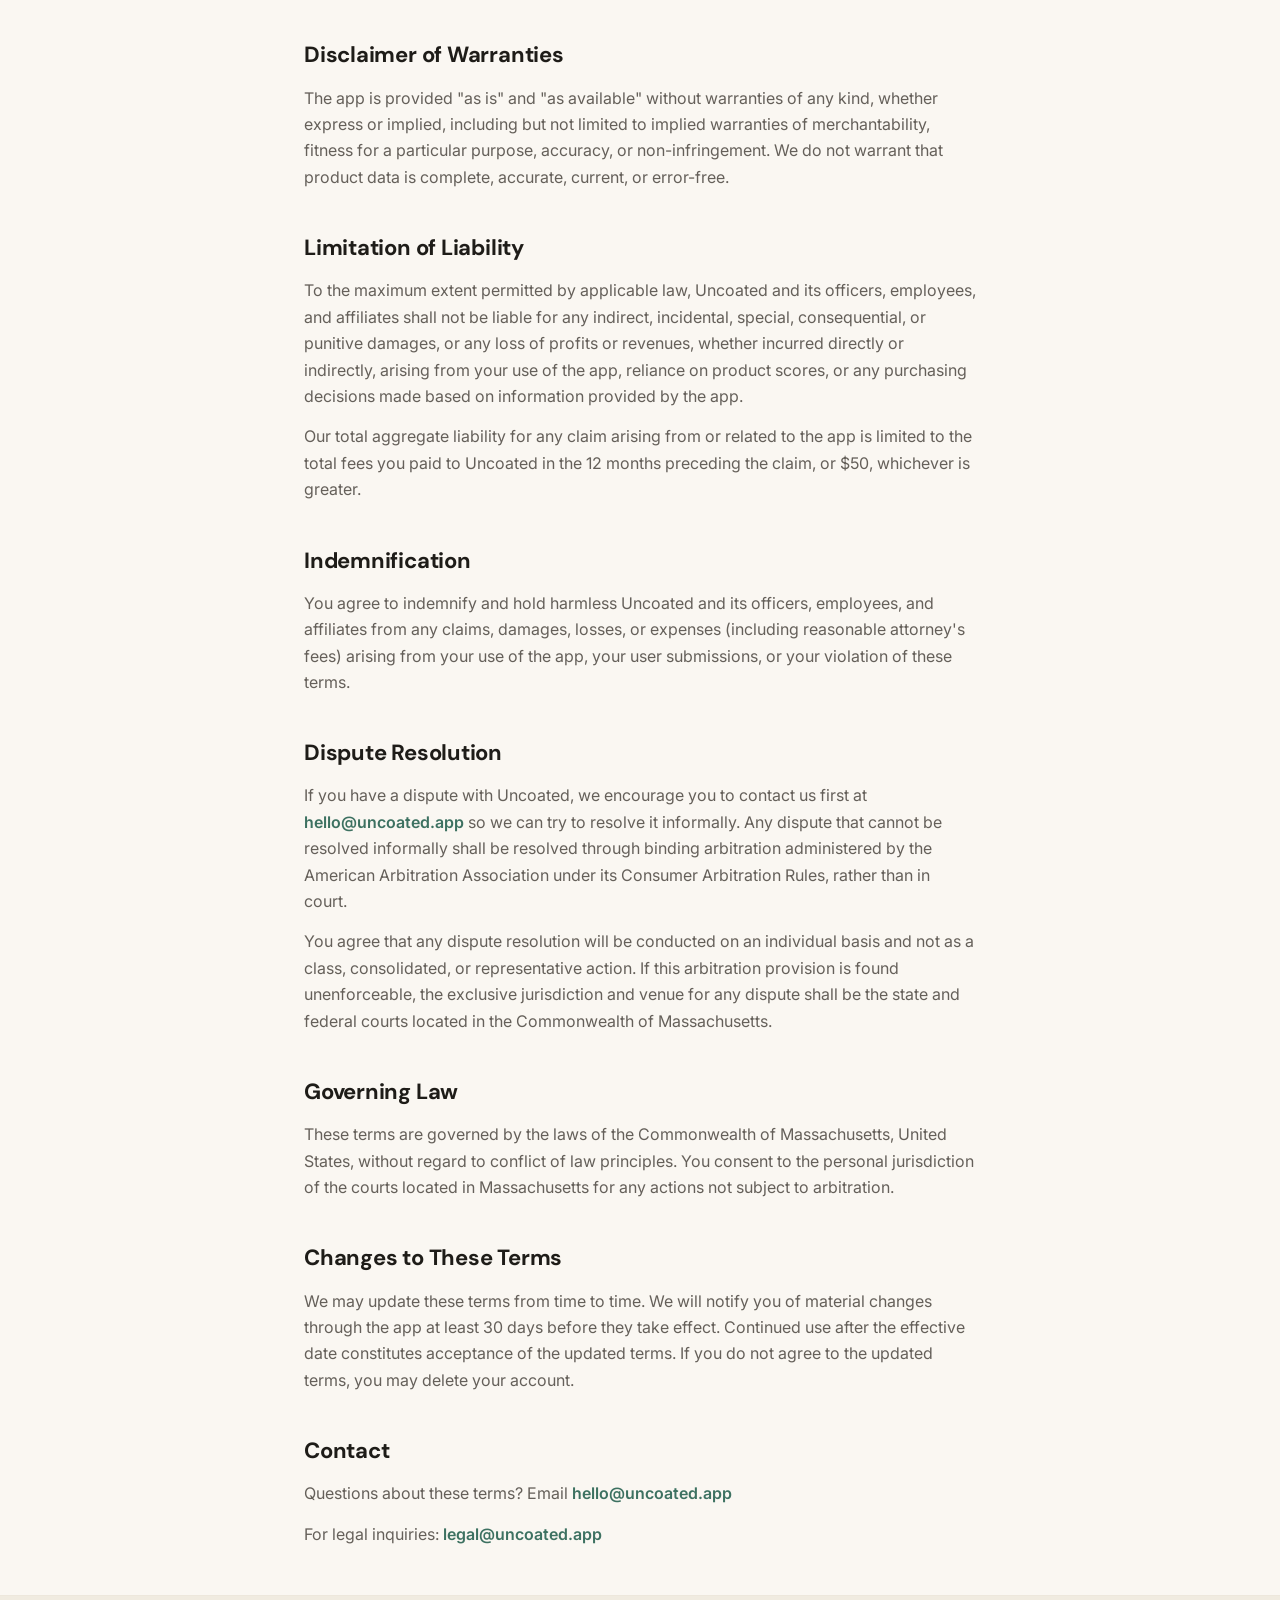
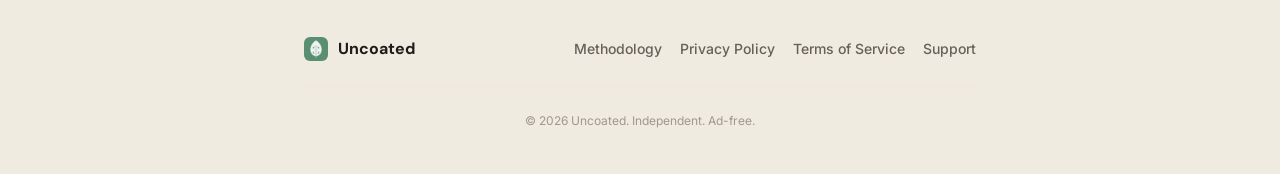
<file: terms.html>
<!DOCTYPE html>
<html lang="en">
<head>
<meta charset="UTF-8">
<meta name="viewport" content="width=device-width, initial-scale=1.0">
<title>Terms of Service — Uncoated</title>
<meta name="description" content="Uncoated Terms of Service. Plain-language terms covering scoring, accounts, subscriptions, and dispute resolution.">
<meta name="theme-color" content="#FAF7F2">
<link rel="icon" type="image/png" href="assets/favicon.png">
<link rel="preconnect" href="https://fonts.googleapis.com">
<link rel="preconnect" href="https://fonts.gstatic.com" crossorigin>
<link href="https://fonts.googleapis.com/css2?family=DM+Sans:wght@500;600;700;800&family=Inter:wght@400;500;600;700&display=swap" rel="stylesheet">
<link rel="stylesheet" href="styles.css">
</head>
<body>

<header class="site-header">
  <div class="container header-inner">
    <a href="index.html" class="brand">
      <img src="assets/icon.png" alt="" class="brand-icon">
      <span>Uncoated</span>
    </a>
    <nav class="nav">
      <a href="methodology.html">Methodology</a>
      <a href="privacy.html">Privacy</a>
      <a href="terms.html" style="color: var(--sage-deep);">Terms</a>
    </nav>
  </div>
</header>

<main class="container">

  <header class="doc-header">
    <h1>Terms of Service</h1>
    <p class="updated">Last updated: April 2026</p>
  </header>

  <article class="doc-content">

    <p>By using Uncoated, you agree to these terms. Please read them — they're written in plain language.</p>

    <h2>What Uncoated Is</h2>
    <div class="callout callout-warm">
      <p>Uncoated is an informational tool designed to help consumers make more informed purchasing decisions. It does not claim any scientific or medical authority. All scores, grades, and labels represent the opinions of Uncoated based on publicly available data and a disclosed methodology — they are not statements of fact about any product's absolute safety or quality.</p>
    </div>
    <p>Uncoated scores personal care products on two axes: ingredient safety and packaging sustainability. Scores are generated by applying a fixed, publicly documented formula to data sourced from government regulatory databases and open-data repositories. These scores reflect our opinion of relative product risk based on that data.</p>
    <p>Uncoated is not a medical, scientific, or regulatory service. Nothing in the app constitutes medical advice, health guidance, diagnosis, or treatment. Always verify ingredient information with the physical product label and consult a healthcare professional if you have allergies, sensitivities, or medical concerns.</p>

    <h2>Nature of Product Scores</h2>
    <p>Product scores are opinions derived from applying a systematic methodology to publicly available data. They are provided as a consumer information tool, not as a definitive assessment of any product's safety, efficacy, or environmental impact.</p>
    <ul>
      <li>Scores may not reflect the most current product formulation. Manufacturers may change ingredients or packaging at any time without notice.</li>
      <li>A low score does not mean a product is unsafe, defective, or illegal. A high score does not guarantee a product is safe for you personally.</li>
      <li>Risk classifications reflect what regulatory bodies have flagged based on available research. Science evolves, and so do our scores.</li>
      <li>Grade labels (e.g. "Worth Switching", "Room to Improve") are shorthand for score ranges — they express our opinion about relative product quality, not factual claims about safety.</li>
    </ul>

    <h2>Your Account</h2>
    <p>You are responsible for keeping your account credentials secure. You must be 13 years of age or older to create an account. If you create an account on behalf of an organisation, you confirm you have authority to bind that organisation to these terms.</p>

    <h2>Subscriptions & Payments</h2>
    <p>Paid subscriptions are billed through Apple App Store or Google Play. All payments, refunds, and billing disputes are governed by the respective store's terms. We do not process payments directly and never see your payment details.</p>
    <p>Subscriptions renew automatically unless cancelled at least 24 hours before the end of the current billing period. You can manage or cancel your subscription at any time via your device's subscription settings.</p>
    <p>Free trial periods are available on annual plans. You will not be charged during the trial. If you cancel before the trial ends, you will not be charged.</p>

    <h2>Data Accuracy & Freshness</h2>
    <div class="callout callout-warm">
      <p>Product data is sourced from third-party databases and community contributions. Uncoated does not independently test or verify product formulations. We relay and organize publicly available information — we are not the original source of ingredient or packaging data.</p>
    </div>
    <p>Every product page shows a "last verified" date. When data is older than 12 months, a warning is displayed. AI-inferred data is always labeled as such. You are responsible for verifying product information with the physical label before purchase, particularly if you have allergies or sensitivities. Uncoated is not liable for decisions made based on incomplete, outdated, or inaccurate product data.</p>

    <h2>User Submissions</h2>
    <p>If you submit product corrections or photos, you grant Uncoated a worldwide, royalty-free, non-exclusive licence to use, reproduce, modify, and display that content to improve the app and its database. You confirm that your submission is accurate to the best of your knowledge and does not infringe any third-party rights.</p>
    <p>We review submissions before they are applied. We may decline, modify, or remove submissions at our discretion. Approved corrections may be contributed to Open Beauty Facts under the ODbL license.</p>

    <h2>Scoring Independence</h2>
    <p>Product scores are calculated using a fixed, publicly documented formula. No brand, advertiser, retailer, or third party can pay to influence the individual score of any product, ever. This is a structural commitment that defines the integrity of our scoring system.</p>
    <p>The Uncoated app is currently funded by user subscriptions. We may introduce additional revenue streams in the future, such as transparent brand certification programs, aggregated retailer trend reports, or developer API access. Any such revenue stream will be publicly disclosed and will not affect how individual products are scored. Our scoring methodology is published in-app and at <a href="methodology.html">uncoated.app/methodology</a>.</p>

    <h2>Open Data Attribution</h2>
    <p>Product data is sourced in part from Open Beauty Facts, licensed under the Open Database License (ODbL). This data is attributed on every product page. Corrections submitted by users may be contributed back to Open Beauty Facts in compliance with the ODbL.</p>

    <h2>Prohibited Use</h2>
    <p>You agree not to:</p>
    <ul>
      <li>Use the app to scrape, copy, or redistribute product data at scale</li>
      <li>Submit false or misleading product corrections</li>
      <li>Attempt to reverse-engineer or manipulate scoring outcomes</li>
      <li>Use scores or content from Uncoated to make defamatory claims about any product or brand</li>
      <li>Use the app in any way that violates applicable law</li>
    </ul>

    <h2>Disclaimer of Warranties</h2>
    <p>The app is provided "as is" and "as available" without warranties of any kind, whether express or implied, including but not limited to implied warranties of merchantability, fitness for a particular purpose, accuracy, or non-infringement. We do not warrant that product data is complete, accurate, current, or error-free.</p>

    <h2>Limitation of Liability</h2>
    <p>To the maximum extent permitted by applicable law, Uncoated and its officers, employees, and affiliates shall not be liable for any indirect, incidental, special, consequential, or punitive damages, or any loss of profits or revenues, whether incurred directly or indirectly, arising from your use of the app, reliance on product scores, or any purchasing decisions made based on information provided by the app.</p>
    <p>Our total aggregate liability for any claim arising from or related to the app is limited to the total fees you paid to Uncoated in the 12 months preceding the claim, or $50, whichever is greater.</p>

    <h2>Indemnification</h2>
    <p>You agree to indemnify and hold harmless Uncoated and its officers, employees, and affiliates from any claims, damages, losses, or expenses (including reasonable attorney's fees) arising from your use of the app, your user submissions, or your violation of these terms.</p>

    <h2>Dispute Resolution</h2>
    <p>If you have a dispute with Uncoated, we encourage you to contact us first at <a href="mailto:hello@uncoated.app">hello@uncoated.app</a> so we can try to resolve it informally. Any dispute that cannot be resolved informally shall be resolved through binding arbitration administered by the American Arbitration Association under its Consumer Arbitration Rules, rather than in court.</p>
    <p>You agree that any dispute resolution will be conducted on an individual basis and not as a class, consolidated, or representative action. If this arbitration provision is found unenforceable, the exclusive jurisdiction and venue for any dispute shall be the state and federal courts located in the Commonwealth of Massachusetts.</p>

    <h2>Governing Law</h2>
    <p>These terms are governed by the laws of the Commonwealth of Massachusetts, United States, without regard to conflict of law principles. You consent to the personal jurisdiction of the courts located in Massachusetts for any actions not subject to arbitration.</p>

    <h2>Changes to These Terms</h2>
    <p>We may update these terms from time to time. We will notify you of material changes through the app at least 30 days before they take effect. Continued use after the effective date constitutes acceptance of the updated terms. If you do not agree to the updated terms, you may delete your account.</p>

    <h2>Contact</h2>
    <p>Questions about these terms? Email <a href="mailto:hello@uncoated.app">hello@uncoated.app</a></p>
    <p>For legal inquiries: <a href="mailto:legal@uncoated.app">legal@uncoated.app</a></p>

  </article>

</main>

<footer class="site-footer">
  <div class="container footer-inner">
    <div class="footer-brand">
      <img src="assets/icon.png" alt="">
      <span>Uncoated</span>
    </div>
    <nav class="footer-links">
      <a href="methodology.html">Methodology</a>
      <a href="privacy.html">Privacy Policy</a>
      <a href="terms.html">Terms of Service</a>
      <a href="mailto:support@uncoated.app">Support</a>
    </nav>
  </div>
  <div class="container">
    <p class="footer-meta">© 2026 Uncoated. Independent. Ad-free.</p>
  </div>
</footer>

</body>
</html>
</file>
<file: styles.css>
/* ============================================================================
   Uncoated — uncoated.app
   ============================================================================ */

:root {
  /* Brand palette */
  --sage:        #5B8F72;
  --sage-mid:    #7EAD96;
  --sage-pale:   #EAF2EE;
  --sage-deep:   #3D7161;
  --tan:         #C4975E;
  --tan-light:   #EDD9BB;
  --cream:       #FAF7F2;
  --parchment:   #F0EBE0;
  --warm-white:  #FDFCF9;
  --ink:         #1E1C18;
  --ink-muted:   #65605A;
  --ink-subtle:  #9E9890;
  --border:      #EDE7DC;
  --border-light:#F5F0E8;
  --grade-approved: #52A47C;
  --grade-good:     #75C26B;
  --grade-improve:  #B87040;
  --grade-switch:   #C05A52;
}

/* ----------------------------------------------------------------------------
   Reset + base
   ---------------------------------------------------------------------------- */

*,
*::before,
*::after {
  box-sizing: border-box;
}

html {
  -webkit-text-size-adjust: 100%;
  -webkit-font-smoothing: antialiased;
  -moz-osx-font-smoothing: grayscale;
}

body {
  margin: 0;
  background: var(--cream);
  color: var(--ink);
  font-family: 'Inter', -apple-system, BlinkMacSystemFont, 'Segoe UI', Roboto, sans-serif;
  font-size: 16px;
  line-height: 1.6;
}

img {
  max-width: 100%;
  height: auto;
  display: block;
}

a {
  color: var(--sage-deep);
  text-decoration: none;
  font-weight: 600;
}

a:hover {
  text-decoration: underline;
}

/* ----------------------------------------------------------------------------
   Layout
   ---------------------------------------------------------------------------- */

.container {
  max-width: 720px;
  margin: 0 auto;
  padding: 0 24px;
}

main {
  padding-top: 24px;
  padding-bottom: 64px;
}

/* ----------------------------------------------------------------------------
   Header
   ---------------------------------------------------------------------------- */

.site-header {
  background: var(--cream);
  border-bottom: 1px solid var(--border);
  position: sticky;
  top: 0;
  z-index: 10;
  backdrop-filter: saturate(180%) blur(8px);
  -webkit-backdrop-filter: saturate(180%) blur(8px);
}

.header-inner {
  display: flex;
  align-items: center;
  justify-content: space-between;
  padding: 14px 0;
  gap: 16px;
}

.brand {
  display: flex;
  align-items: center;
  gap: 10px;
  font-family: 'DM Sans', sans-serif;
  font-weight: 800;
  font-size: 18px;
  color: var(--ink);
  letter-spacing: -0.01em;
}

.brand:hover {
  text-decoration: none;
}

.brand-icon {
  width: 32px;
  height: 32px;
  border-radius: 8px;
}

.nav {
  display: flex;
  gap: 18px;
  font-size: 14px;
}

.nav a {
  color: var(--ink-muted);
  font-weight: 500;
}

.nav a:hover {
  color: var(--sage-deep);
  text-decoration: none;
}

@media (max-width: 480px) {
  .nav {
    gap: 14px;
    font-size: 13px;
  }
  .brand {
    font-size: 16px;
  }
  .brand-icon {
    width: 28px;
    height: 28px;
  }
}

/* ----------------------------------------------------------------------------
   Hero (landing page)
   ---------------------------------------------------------------------------- */

.hero {
  text-align: center;
  padding: 56px 0 32px;
}

.hero .mascot {
  width: 180px;
  height: 180px;
  margin: 0 auto 24px;
  border-radius: 32px;
  object-fit: contain;
}

.hero h1 {
  font-family: 'DM Sans', sans-serif;
  font-weight: 800;
  font-size: 44px;
  line-height: 1.1;
  letter-spacing: -0.02em;
  margin: 0 0 16px;
  color: var(--ink);
}

.hero .tagline {
  font-size: 18px;
  color: var(--ink-muted);
  margin: 0 0 32px;
  line-height: 1.5;
}

@media (max-width: 480px) {
  .hero {
    padding: 40px 0 24px;
  }
  .hero .mascot {
    width: 140px;
    height: 140px;
    margin-bottom: 16px;
  }
  .hero h1 {
    font-size: 34px;
  }
  .hero .tagline {
    font-size: 16px;
  }
}

/* ----------------------------------------------------------------------------
   Buttons
   ---------------------------------------------------------------------------- */

.btn {
  display: inline-flex;
  align-items: center;
  justify-content: center;
  height: 52px;
  padding: 0 28px;
  border-radius: 16px;
  font-family: 'DM Sans', sans-serif;
  font-weight: 700;
  font-size: 16px;
  letter-spacing: 0.01em;
  text-decoration: none;
  transition: transform 0.1s ease, box-shadow 0.15s ease;
  cursor: pointer;
  border: none;
}

.btn:hover {
  text-decoration: none;
  transform: translateY(-1px);
}

.btn:active {
  transform: translateY(0);
}

.btn-primary {
  background: var(--sage);
  color: #fff;
  box-shadow: 0 2px 8px rgba(91, 143, 114, 0.2);
}

.btn-primary:hover {
  background: var(--sage-deep);
}

.btn-ghost {
  background: transparent;
  color: var(--sage-deep);
  border: 1.5px solid var(--border);
}

.btn-ghost:hover {
  background: var(--sage-pale);
  border-color: var(--sage);
}

.btn-row {
  display: flex;
  gap: 12px;
  flex-wrap: wrap;
  justify-content: center;
}

@media (max-width: 480px) {
  .btn {
    height: 48px;
    padding: 0 24px;
    font-size: 15px;
  }
  .btn-row {
    flex-direction: column;
    align-items: stretch;
  }
}

/* ----------------------------------------------------------------------------
   Feature cards (landing)
   ---------------------------------------------------------------------------- */

.features {
  display: grid;
  grid-template-columns: 1fr;
  gap: 16px;
  margin: 48px 0;
}

@media (min-width: 640px) {
  .features {
    grid-template-columns: 1fr 1fr;
  }
}

.feature-card {
  background: var(--warm-white);
  border: 1px solid var(--border);
  border-radius: 18px;
  padding: 24px;
}

.feature-card h3 {
  font-family: 'DM Sans', sans-serif;
  font-weight: 700;
  font-size: 17px;
  margin: 0 0 8px;
  color: var(--ink);
}

.feature-card p {
  font-size: 14px;
  color: var(--ink-muted);
  margin: 0;
  line-height: 1.55;
}

.feature-icon {
  font-size: 28px;
  margin-bottom: 12px;
  display: block;
}

/* ----------------------------------------------------------------------------
   Long-form content (privacy, terms, methodology)
   ---------------------------------------------------------------------------- */

.doc-header {
  text-align: left;
  padding: 32px 0 24px;
  border-bottom: 1px solid var(--border);
  margin-bottom: 32px;
}

.doc-header h1 {
  font-family: 'DM Sans', sans-serif;
  font-weight: 800;
  font-size: 36px;
  line-height: 1.15;
  letter-spacing: -0.02em;
  margin: 0 0 8px;
  color: var(--ink);
}

.doc-header .updated {
  font-size: 13px;
  color: var(--ink-subtle);
}

.doc-content {
  max-width: 680px;
}

.doc-content h2 {
  font-family: 'DM Sans', sans-serif;
  font-weight: 700;
  font-size: 22px;
  letter-spacing: -0.01em;
  margin: 40px 0 12px;
  color: var(--ink);
}

.doc-content h3 {
  font-family: 'DM Sans', sans-serif;
  font-weight: 700;
  font-size: 16px;
  margin: 24px 0 8px;
  color: var(--ink);
}

.doc-content p {
  margin: 0 0 14px;
  color: var(--ink-muted);
  line-height: 1.65;
}

.doc-content strong {
  color: var(--ink);
  font-weight: 600;
}

.doc-content ul {
  margin: 0 0 14px;
  padding-left: 22px;
  color: var(--ink-muted);
}

.doc-content ul li {
  margin: 6px 0;
  line-height: 1.55;
}

.doc-content ul li::marker {
  color: var(--sage);
}

.callout {
  background: var(--sage-pale);
  border: 1px solid rgba(91, 143, 114, 0.2);
  border-radius: 14px;
  padding: 18px 20px;
  margin: 20px 0;
}

.callout p {
  margin: 0;
  color: var(--sage-deep);
  font-weight: 500;
}

.callout-warm {
  background: var(--parchment);
  border-color: var(--border);
}

.callout-warm p {
  color: var(--ink);
  font-weight: 400;
}

.data-table {
  background: var(--warm-white);
  border: 1px solid var(--border);
  border-radius: 14px;
  overflow: hidden;
  margin: 16px 0;
}

.data-table .row {
  padding: 14px 16px;
  border-bottom: 1px solid var(--border-light);
  display: grid;
  grid-template-columns: 1fr 2fr;
  gap: 16px;
  align-items: start;
}

.data-table .row:last-child {
  border-bottom: none;
}

.data-table .row-label {
  font-weight: 600;
  font-size: 14px;
  color: var(--ink);
}

.data-table .row-value {
  font-size: 14px;
  color: var(--ink-muted);
  line-height: 1.5;
}

@media (max-width: 540px) {
  .data-table .row {
    grid-template-columns: 1fr;
    gap: 4px;
  }
}

@media (max-width: 480px) {
  .doc-header h1 {
    font-size: 30px;
  }
  .doc-content h2 {
    font-size: 20px;
  }
}

/* ----------------------------------------------------------------------------
   Score grade chips (used on methodology page)
   ---------------------------------------------------------------------------- */

.grade-list {
  display: grid;
  gap: 8px;
  margin: 16px 0;
}

.grade-row {
  display: flex;
  align-items: center;
  gap: 12px;
  padding: 12px 16px;
  background: var(--warm-white);
  border: 1px solid var(--border);
  border-radius: 12px;
}

.grade-dot {
  width: 12px;
  height: 12px;
  border-radius: 50%;
  flex-shrink: 0;
}

.grade-dot.approved { background: var(--grade-approved); }
.grade-dot.good     { background: var(--grade-good); }
.grade-dot.improve  { background: var(--grade-improve); }
.grade-dot.switch-it { background: var(--grade-switch); }
.grade-dot.unscored { background: var(--ink-subtle); }

.grade-label {
  flex: 1;
  font-weight: 500;
  font-size: 15px;
  color: var(--ink);
}

.grade-range {
  font-size: 13px;
  color: var(--ink-subtle);
  font-variant-numeric: tabular-nums;
}

/* ----------------------------------------------------------------------------
   Footer
   ---------------------------------------------------------------------------- */

.site-footer {
  background: var(--parchment);
  border-top: 1px solid var(--border);
  padding: 40px 0 32px;
  margin-top: 48px;
}

.footer-inner {
  display: flex;
  flex-wrap: wrap;
  gap: 24px;
  align-items: center;
  justify-content: space-between;
}

.footer-brand {
  display: flex;
  align-items: center;
  gap: 10px;
  font-family: 'DM Sans', sans-serif;
  font-weight: 700;
  color: var(--ink);
}

.footer-brand img {
  width: 24px;
  height: 24px;
  border-radius: 6px;
}

.footer-links {
  display: flex;
  flex-wrap: wrap;
  gap: 18px;
  font-size: 14px;
}

.footer-links a {
  color: var(--ink-muted);
  font-weight: 500;
}

.footer-links a:hover {
  color: var(--sage-deep);
  text-decoration: none;
}

.footer-meta {
  width: 100%;
  text-align: center;
  font-size: 12px;
  color: var(--ink-subtle);
  margin-top: 24px;
  padding-top: 24px;
  border-top: 1px solid var(--border);
}

@media (max-width: 540px) {
  .footer-inner {
    flex-direction: column;
    align-items: flex-start;
    gap: 18px;
  }
}
</file>
